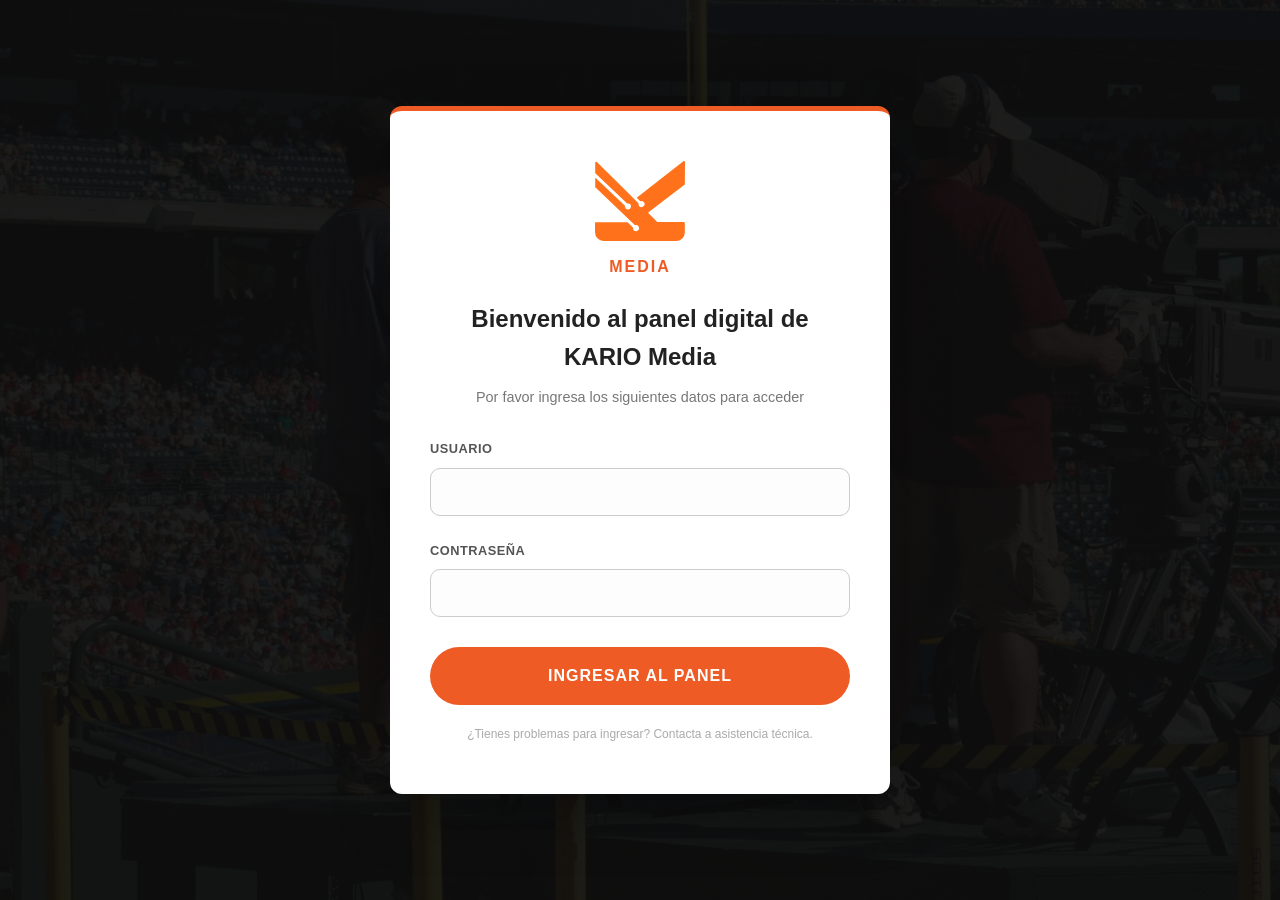
<file: index.html>
<!DOCTYPE html>
<html lang="es">
<head>
    <meta charset="UTF-8">
    <meta name="viewport" content="width=device-width, initial-scale=1.0">
    <title>Login Kario Media</title>
    <link rel="stylesheet" href="css/styles.css">
</head>
<body class="login-body">

  <div class="splash-screen">
    <img src="media/kario sin kairo.svg" alt="Logo Intro" class="splash-logo">
  </div>

  <div class="overlay"></div>

  <div class="relative-z">
    <div class="card fade-in-content">
      <div style="margin-bottom: 20px;">
        <img src="media/kario sin kairo.svg" alt="Logo" width="90">
        <p style="color:#EF5B25; font-weight:bold; letter-spacing:2px; margin-top:5px;">MEDIA</p>
      </div>
      
      <h2 style="margin-bottom:10px;">Bienvenido al panel digital de<br>KARIO Media</h2>
      <p style="color:#777; font-size:0.9rem; margin-bottom:30px;">Por favor ingresa los siguientes datos para acceder</p>
      
      <form>
        <div class="input-group">
          <label>Usuario</label>
          <input type="text" class="input-round">
        </div>
        <div class="input-group">
          <label>Contraseña</label>
          <input type="password" class="input-round">
        </div>
          <a href="welcome.html" class="btn-orange">Ingresar al panel</a>
      </form>
      
      <p style="font-size:0.75rem; color:#aaa; margin-top:20px;">¿Tienes problemas para ingresar? Contacta a asistencia técnica.</p>
    </div>
  </div>
</body>
</html>
</file>
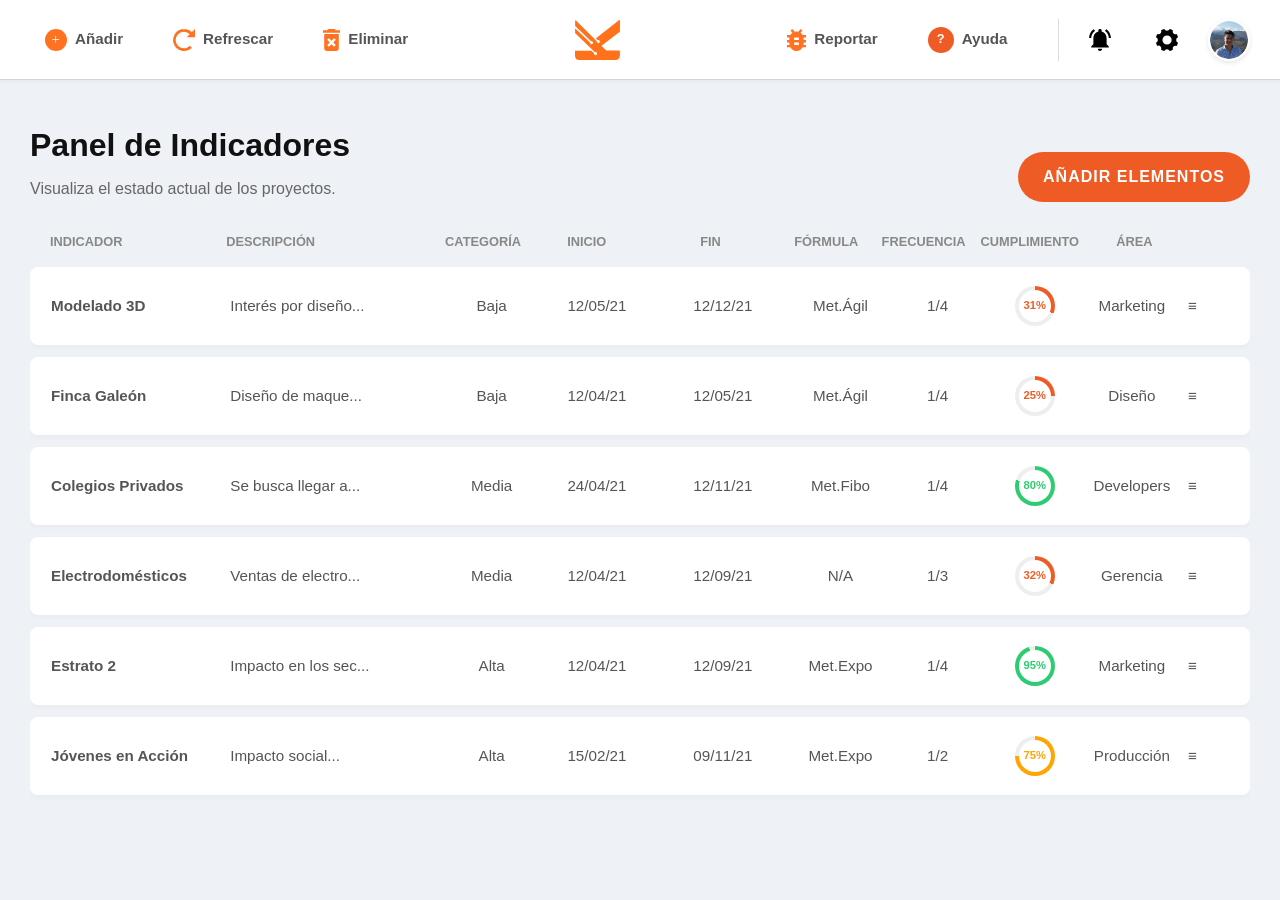
<file: dashboard.html>
<!DOCTYPE html>
<html lang="es">
<head>
  <meta charset="UTF-8">
  <meta name="viewport" content="width=device-width, initial-scale=1">
  <title>Panel de Indicadores - Kario Media</title>
  <link rel="stylesheet" href="css/styles.css">
</head>

<body class="dashboard-body">
  <header>
    <nav class="top-nav" aria-label="Navegación principal">
      
      <div class="nav-group">
        <a href="#anadir" class="nav-item">
          <img src="media/Group 3.svg" class="nav-icon" alt="">
          <span>Añadir</span>
        </a>
        <a href="#refrescar" class="nav-item">
          <img src="media/Icon open-reload.svg" class="nav-icon" alt="">
          <span>Refrescar</span>
        </a>
        <a href="#eliminar" class="nav-item">
          <img src="media/Icon material-delete-forever.svg" class="nav-icon" alt="">
          <span>Eliminar</span>
        </a>
      </div>

      <div class="logo-center">
        <a href="#" class="nav-item" style="gap:0;">
          <img src="media/kario sin kairo.svg" alt="Kario" height="40">
        </a>
      </div>

      <div class="nav-group">
        <a href="#reportar" class="nav-item">
          <img src="media/Icon material-bug-report.svg" class="nav-icon" alt="">
          <span>Reportar</span>
        </a>
        <a href="#ayuda" class="nav-item">
          <span class="nav-help-badge">?</span>
          <span>Ayuda</span>
        </a>

        <div class="nav-right">
          <a class="nav-item" href="#notificaciones">
            <img src="media/Icon material-notifications-active.svg" class="nav-icon" alt="">
          </a>
          <a href="#configuracion" class="nav-item">
            <img src="media/Icon ionic-ios-settings.svg" class="nav-icon" alt="">
          </a>
          <img src="media/pp.png" class="avatar-small" alt="Perfil">
        </div>
      </div>
    </nav>
  </header>

  <main id="contenido" class="main-container app-shell" tabindex="-1">
    
    <section id="anadir" class="page">
      <div class="page-head">
        <div><h1 class="page-title">Añadir Nuevo</h1><p class="subtitle">Ingresa un nuevo indicador al sistema.</p></div>
        <div class="page-actions"><a class="btn-gray-small" href="#">Volver al Panel</a></div>
      </div>
      <div class="card-grid">
        <section class="card-panel">
          <h2 class="card-title">Datos del Indicador</h2>
          <div class="form-mock">
             <div class="input-group"><label>Nombre del Indicador</label><input type="text" class="input-round" placeholder="Ej: Ventas Q3"></div>
             <div class="input-group"><label>Descripción</label><textarea class="input-round" style="min-height:100px;"></textarea></div>
          </div>
          <a class="btn-orange btn-inline" href="#">Guardar Indicador</a>
        </section>
      </div>
    </section>

    <section id="refrescar" class="page">
      <div class="page-head">
        <div><h1 class="page-title">Sincronización</h1></div>
        <div class="page-actions"><a class="btn-gray-small" href="#">Volver</a></div>
      </div>
      <section class="card-panel">
        <h2 class="card-title">Estado del servidor</h2>
        <div class="status-row" style="padding:20px; background:#e8f5e9; color:#2e7d32; border-radius:10px; display:flex; gap:10px; align-items:center;">
            <div style="width:12px; height:12px; background:#00c853; border-radius:50%;"></div>
            <span>Conectado y estable</span>
        </div>
        <a class="btn-orange btn-inline" href="#" style="margin-top:20px;">Forzar actualización</a>
      </section>
    </section>

    <section id="eliminar" class="page">
      <div class="page-head">
        <div><h1 class="page-title">Eliminar Registros</h1></div>
        <div class="page-actions"><a class="btn-gray-small" href="#">Volver</a></div>
      </div>
      <section class="card-panel">
         <div class="list-item">
            <strong>Modelado 3D</strong> <span class="tag tag-danger">Eliminar</span>
         </div>
         <div class="list-item">
            <strong>Electrodomésticos</strong> <span class="tag tag-danger">Eliminar</span>
         </div>
         <a class="btn-orange btn-inline" href="#" style="background:#d32f2f; border-radius:50px; margin-top:20px;">Confirmar Eliminación</a>
      </section>
    </section>

    <section id="reportar" class="page">
       <div class="page-head">
          <div><h1 class="page-title">Reportes</h1></div>
          <div class="page-actions"><a class="btn-gray-small" href="#">Volver</a></div>
       </div>
       <div class="card-panel">
          <h2 class="card-title">Selecciona formato</h2>
          <div class="tiles">
             <a href="#" class="tile"><span style="font-size:2rem; display:block;">📄</span><span class="tile-title">PDF</span></a>
             <a href="#" class="tile"><span style="font-size:2rem; display:block;">📊</span><span class="tile-title">Excel</span></a>
             <a href="#" class="tile"><span style="font-size:2rem; display:block;">💾</span><span class="tile-title">CSV</span></a>
          </div>
       </div>
    </section>

    <section id="ayuda" class="page">
       <div class="page-head">
          <div><h1 class="page-title">Centro de Ayuda</h1></div>
          <div class="page-actions"><a class="btn-gray-small" href="#">Volver</a></div>
       </div>
       <section class="card-panel">
          <h2 class="card-title">Preguntas Frecuentes</h2>
          <div class="list-item"><strong>¿Cómo contacto a soporte?</strong> <span>soporte@kario.media</span></div>
          <div class="list-item"><strong>¿Horario de atención?</strong> <span>Lunes a Viernes 8am - 6pm</span></div>
       </section>
    </section>

    <section id="notificaciones" class="page">
        <div class="page-head">
            <div><h1 class="page-title">Notificaciones</h1><p class="subtitle">Tus alertas recientes.</p></div>
            <div class="page-actions"><a class="btn-gray-small" href="#">Volver</a></div>
        </div>
        <section class="card-panel">
            <div class="list-item">
                <div><strong>Bienvenido Pedro</strong><div style="color:#888; font-size:0.8rem;">Hace 5 minutos · Sistema</div></div>
                <span class="tag" style="background:#e3f2fd; color:#1565c0;">Nueva</span>
            </div>
            <div class="list-item">
                <div><strong>Actualización completada</strong><div style="color:#888; font-size:0.8rem;">Ayer · Sistema</div></div>
            </div>
        </section>
    </section>

    <section id="configuracion" class="page">
       <div class="page-head">
          <div><h1 class="page-title">Configuración</h1><p class="subtitle">Gestiona tu cuenta.</p></div>
          <div class="page-actions"><a class="btn-gray-small" href="#">Volver</a></div>
       </div>
       <div class="card-grid">
         <section class="card-panel">
            <h2 class="card-title">Perfil de Usuario</h2>
            <div style="text-align:center; margin-bottom:20px;">
                <img src="media/pp.png" style="width:100px; height:100px; border-radius:50%; object-fit:cover;">
                <h3>Pedro Felipe Gómez</h3>
                <p style="color:#777;">Administrador</p>
            </div>
            <a class="btn-orange btn-inline" href="index.html">Cerrar Sesión</a>
         </section>
         <section class="card-panel">
            <h2 class="card-title">Preferencias</h2>
            <div class="list-item"><span>Notificaciones por correo</span> <input type="checkbox" checked></div>
            <div class="list-item"><span>Tema Oscuro</span> <input type="checkbox"></div>
         </section>
       </div>
    </section>

    <section id="inicio" class="page-dashboard">
      <div class="page-head">
        <div>
          <h1 class="page-title">Panel de Indicadores</h1>
          <p class="subtitle">Visualiza el estado actual de los proyectos.</p>
        </div>
        <div class="page-actions">
          <a class="btn-orange btn-inline" href="#anadir">Añadir Elementos</a>
        </div>
      </div>

      <div class="grid-wrap">
         <div class="grid-header" role="row">
            <span role="columnheader">Indicador</span>
            <span role="columnheader">Descripción</span>
            <span role="columnheader" class="col-center">Categoría</span>
            <span role="columnheader" class="col-center">Inicio</span>
            <span role="columnheader" class="col-center">Fin</span>
            <span role="columnheader" class="col-center">Fórmula</span>
            <span role="columnheader" class="col-center">Frecuencia</span>
            <span role="columnheader" class="col-center">Cumplimiento</span>
            <span role="columnheader" class="col-center">Área</span>
            <span role="columnheader"></span>
         </div>

         <div class="grid-row" role="row">
            <strong role="cell">Modelado 3D</strong>
            <span role="cell">Interés por diseño...</span>
            <span role="cell" class="col-center">Baja</span>
            <span role="cell" class="col-center">12/05/21</span>
            <span role="cell" class="col-center">12/12/21</span>
            <span role="cell" class="col-center">Met.Ágil</span>
            <span role="cell" class="col-center">1/4</span>
            <div role="cell" class="col-center"><div class="progress-ring red" style="--p:31%"><span class="ring-text">31%</span></div></div>
            <span role="cell" class="col-center">Marketing</span>
            <span role="cell" class="row-menu">≡</span>
         </div>

         <div class="grid-row" role="row">
            <strong role="cell">Finca Galeón</strong>
            <span role="cell">Diseño de maque...</span>
            <span role="cell" class="col-center">Baja</span>
            <span role="cell" class="col-center">12/04/21</span>
            <span role="cell" class="col-center">12/05/21</span>
            <span role="cell" class="col-center">Met.Ágil</span>
            <span role="cell" class="col-center">1/4</span>
            <div role="cell" class="col-center"><div class="progress-ring red" style="--p:25%"><span class="ring-text">25%</span></div></div>
            <span role="cell" class="col-center">Diseño</span>
            <span role="cell" class="row-menu">≡</span>
         </div>

         <div class="grid-row" role="row">
            <strong role="cell">Colegios Privados</strong>
            <span role="cell">Se busca llegar a...</span>
            <span role="cell" class="col-center">Media</span>
            <span role="cell" class="col-center">24/04/21</span>
            <span role="cell" class="col-center">12/11/21</span>
            <span role="cell" class="col-center">Met.Fibo</span>
            <span role="cell" class="col-center">1/4</span>
            <div role="cell" class="col-center"><div class="progress-ring green" style="--p:80%"><span class="ring-text">80%</span></div></div>
            <span role="cell" class="col-center">Developers</span>
            <span role="cell" class="row-menu">≡</span>
         </div>

         <div class="grid-row" role="row">
            <strong role="cell">Electrodomésticos</strong>
            <span role="cell">Ventas de electro...</span>
            <span role="cell" class="col-center">Media</span>
            <span role="cell" class="col-center">12/04/21</span>
            <span role="cell" class="col-center">12/09/21</span>
            <span role="cell" class="col-center">N/A</span>
            <span role="cell" class="col-center">1/3</span>
            <div role="cell" class="col-center"><div class="progress-ring red" style="--p:32%"><span class="ring-text">32%</span></div></div>
            <span role="cell" class="col-center">Gerencia</span>
            <span role="cell" class="row-menu">≡</span>
         </div>

         <div class="grid-row" role="row">
            <strong role="cell">Estrato 2</strong>
            <span role="cell">Impacto en los sec...</span>
            <span role="cell" class="col-center">Alta</span>
            <span role="cell" class="col-center">12/04/21</span>
            <span role="cell" class="col-center">12/09/21</span>
            <span role="cell" class="col-center">Met.Expo</span>
            <span role="cell" class="col-center">1/4</span>
            <div role="cell" class="col-center"><div class="progress-ring green" style="--p:95%"><span class="ring-text">95%</span></div></div>
            <span role="cell" class="col-center">Marketing</span>
            <span role="cell" class="row-menu">≡</span>
         </div>

         <div class="grid-row" role="row">
            <strong role="cell">Jóvenes en Acción</strong>
            <span role="cell">Impacto social...</span>
            <span role="cell" class="col-center">Alta</span>
            <span role="cell" class="col-center">15/02/21</span>
            <span role="cell" class="col-center">09/11/21</span>
            <span role="cell" class="col-center">Met.Expo</span>
            <span role="cell" class="col-center">1/2</span>
            <div role="cell" class="col-center"><div class="progress-ring orange" style="--p:75%"><span class="ring-text">75%</span></div></div>
            <span role="cell" class="col-center">Producción</span>
            <span role="cell" class="row-menu">≡</span>
         </div>
      </div>
    </section>

  </main>

  <script>
    if (performance.getEntriesByType("navigation")[0].type === "reload") {
      window.location.href = "index.html";
    }
  </script>
</body>
</html>
</file>
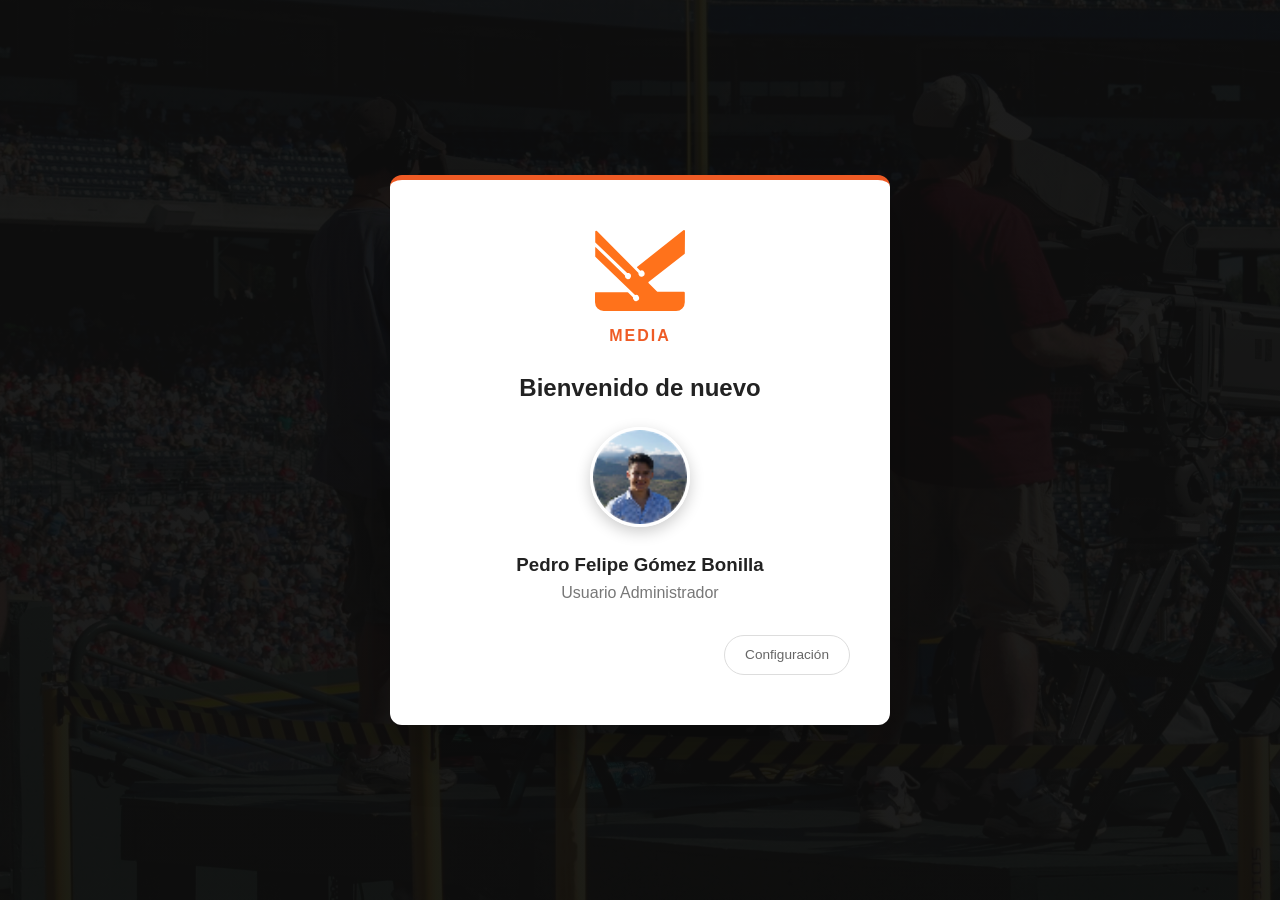
<file: welcome.html>
<!DOCTYPE html>
<html lang="es">
<head>
  <meta charset="UTF-8">
  <meta http-equiv="refresh" content="3;url=dashboard.html">
  <title>Bienvenido</title>
  <link rel="stylesheet" href="css/styles.css">
</head>
<body class="login-body">
  
  <div class="overlay"></div>

  <div class="relative-z">
    <div class="card card-entrance">
      <div style="margin-bottom: 10px;">
        <img src="media/kario sin kairo.svg" alt="Logo" width="90">
        <p style="color:#EF5B25; font-weight:bold; letter-spacing:2px; margin-top:5px;">MEDIA</p>
      </div>
      
      <h2 style="margin: 20px 0;">Bienvenido de nuevo</h2>
      
      <img src="media/pp.png" 
           alt="Pedro" 
           onclick="abrirZoom()"
           title="Clic para ampliar"
           style="width:100px; height:100px; border-radius:50%; object-fit:cover; margin-bottom:15px; cursor: pointer; border: 3px solid #fff; box-shadow: 0 5px 15px rgba(0,0,0,0.2);">
      
      <h3>Pedro Felipe Gómez Bonilla</h3>
      <p style="color:#777;">Usuario Administrador</p>
      
      <div style="text-align: right; margin-top: 30px;">
        <a href="dashboard.html#configuracion" class="btn-gray-small" style="text-decoration:none; display:inline-block;">Configuración</a>
      </div>
    </div>
  </div>

  <div id="modal-visor" class="modal-overlay" onclick="cerrarZoom()" style="display: none;">
    <span class="modal-close">&times;</span>
    <img class="modal-content" id="img-grande" src="media/pp.png">
  </div>

  <script>
    function abrirZoom() {
      document.getElementById('modal-visor').style.display = 'flex';
      // Intenta cargar la versión HD si existe, si no usa la normal
      // document.getElementById('img-grande').src = "media/pp@2x.png"; 
    }

    function cerrarZoom() {
      document.getElementById('modal-visor').style.display = 'none';
    }
  </script>

</body>
</html>
</file>
<file: css/styles.css>
/* ============================================================
   1. VARIABLES Y CONFIGURACIÓN GLOBAL
   ============================================================ */
:root {
  /* COLORES DE MARCA */
  --primary: #EF5B25;
  --primary-dark: #d64d1e;
  --text-main: #222222;
  --text-muted: #666666;
  
  /* FONDOS */
  --bg-dashboard: #eef1f5; /* Gris azulado profesional para el panel */
  --bg-white: #ffffff;

  /* DISEÑO HÍBRIDO (El equilibrio que pediste) */
  --radius-card: 12px;   /* Tarjetas con bordes suaves pero serios */
  --radius-btn: 50px;    /* Botones redondos ergonómicos */
  --radius-input: 10px;  /* Campos de texto modernos */
  --radius-row: 8px;     /* Filas de tablas estructurales */

  --border-color: #e0e0e0;
  
  /* SOMBRAS (Profundidad) */
  --shadow-sm: 0 2px 5px rgba(0,0,0,0.04);
  --shadow-card: 0 10px 30px rgba(0,0,0,0.08);
}

/* RESET BÁSICO */
* { box-sizing: border-box; margin: 0; padding: 0; }

body {
  font-family: 'Segoe UI', Roboto, Helvetica, Arial, sans-serif;
  color: var(--text-main);
  background-color: var(--bg-dashboard);
  line-height: 1.6;
}

/* ============================================================
   2. PANTALLAS DE FONDO (Login, Carga, Bienvenida)
   ============================================================ */
.splash-screen, .login-body {
  position: fixed; 
  inset: 0;
  /* CORRECCIÓN DE FONDO:
     Aquí está el 50% exacto (0.5) de oscuridad. 
     Se verá la imagen de fondo, pero el texto blanco resaltará.
  */
  background: linear-gradient(rgba(0,0,0,0.5), rgba(0,0,0,0.5)), 
              url('../media/pexels-pixabay-159400.png') no-repeat center/cover;
  
  /* Color de respaldo por si la imagen falla al cargar */
  background-color: #222; 
  
  display: flex; align-items: center; justify-content: center;
}

/* Pantalla de Carga (Splash) */
.splash-screen { 
  z-index: 9999; 
  animation: fadeOutSplash 1s ease-in-out 2.5s forwards; 
  pointer-events: none; 
}
.splash-logo { width: 120px; animation: pulseLogo 2s infinite; }

/* Cuerpo del Login */
.login-body { height: 100vh; position: relative; overflow: hidden; }

/* Capa extra de seguridad visual */
.overlay { position: absolute; inset: 0; background: rgba(0,0,0,0.1); z-index: 1; }
.relative-z { position: relative; z-index: 2; width: 100%; display: flex; justify-content: center; padding: 20px; }

/* ============================================================
   3. TARJETAS (LOGIN Y BIENVENIDA)
   ============================================================ */
.card {
  background: var(--bg-white);
  padding: 50px 40px;
  border-radius: var(--radius-card);
  box-shadow: 0 20px 60px rgba(0,0,0,0.25);
  text-align: center; width: 100%; max-width: 500px;
  /* Detalle de marca superior */
  border-top: 5px solid var(--primary);
}

/* Animaciones de entrada */
.fade-in-content { opacity: 0; animation: fadeInCard 1s ease-out 2.8s forwards; }
.card-entrance { opacity: 0; animation: slideUpEnter 0.8s ease-out 0.2s forwards; }

/* ============================================================
   4. FORMULARIOS, INPUTS Y BOTONES
   ============================================================ */
.input-group { margin-bottom: 25px; text-align: left; }
.input-group label { 
  display: block; font-weight: 700; margin-bottom: 8px; 
  color: #555; text-transform: uppercase; font-size: 0.8rem; letter-spacing: 0.5px;
}

.input-round {
  width: 100%; padding: 14px 18px;
  border: 1px solid #ccc;
  border-radius: var(--radius-input);
  font-size: 1rem; background: #fdfdfd; transition: 0.3s;
}
.input-round:focus { 
  border-color: var(--primary); background: #fff; outline: none; 
  box-shadow: 0 0 0 3px rgba(239, 91, 37, 0.1);
}

.btn-orange {
  display: block; width: 100%; margin-top: 30px;
  background: var(--primary); color: #fff; padding: 16px;
  border-radius: var(--radius-btn);
  text-decoration: none; font-weight: 700; text-transform: uppercase; letter-spacing: 1px;
  border: none; cursor: pointer; transition: 0.3s;
}
.btn-orange:hover { background: var(--primary-dark); transform: translateY(-2px); box-shadow: 0 5px 15px rgba(239, 91, 37, 0.3); }

.btn-gray-small {
  background: transparent; color: var(--text-muted); padding: 8px 20px;
  border: 1px solid #ddd; border-radius: 20px; font-size: 0.85rem; cursor: pointer; transition: 0.2s;
}
.btn-gray-small:hover { border-color: #333; color: #333; background: rgba(0,0,0,0.05); }

/* ============================================================
   5. DASHBOARD: BARRA DE NAVEGACIÓN
   ============================================================ */
.dashboard-body { background-color: var(--bg-dashboard); }

.top-nav {
  background: var(--bg-white); height: 80px; padding: 0 30px;
  display: flex; align-items: center; justify-content: space-between;
  border-bottom: 1px solid #d0d4d8; box-shadow: var(--shadow-sm);
  position: sticky; top: 0; z-index: 100;
}

.nav-group { display: flex; align-items: center; gap: 20px; }

.nav-item {
  text-decoration: none; color: #555; font-weight: 600; font-size: 0.95rem;
  display: flex; align-items: center; gap: 8px; padding: 10px 15px;
  border-radius: var(--radius-btn);
  transition: 0.2s;
}
.nav-item:hover { background: #fff0eb; color: var(--primary); }
.nav-icon { height: 22px; width: auto; }

.nav-right { 
  display:flex; align-items:center; gap:15px; margin-left:15px; 
  padding-left:15px; border-left:1px solid #ddd; 
}

.avatar-small { 
  width: 42px; height: 42px; border-radius: 50%; object-fit: cover; 
  border: 2px solid #fff; box-shadow: 0 2px 5px rgba(0,0,0,0.1);
}

.nav-help-badge { 
  width: 26px; height: 26px; background: var(--primary); color: #fff; 
  border-radius: 50%; display: flex; align-items: center; 
  justify-content: center; font-weight: 800; font-size: 0.8rem;
}

/* ============================================================
   6. ESTRUCTURA DE PÁGINAS (SPA)
   ============================================================ */
.main-container { max-width: 1400px; margin: 40px auto; padding: 0 30px; }

.page-head { display: flex; align-items: flex-end; justify-content: space-between; margin-bottom: 30px; }
.page-title { margin: 0; font-size: 2rem; font-weight: 800; color: #111; }
.subtitle { margin-top: 5px; color: #666; font-size: 1rem; }

/* Lógica de cambio de página */
.page { display: none; animation: fadeInPage 0.3s ease-out; }
.page:target { display: block; }
#inicio { display: block; }
.page:target ~ #inicio { display: none; }

/* ============================================================
   7. TABLAS DE INDICADORES
   ============================================================ */
.grid-wrap { overflow-x: auto; padding-bottom: 10px; }

.grid-header, .grid-row {
  display: grid; 
  grid-template-columns: 2fr 2.5fr 1fr 1.2fr 1.5fr 1fr 1fr 1fr 1fr 0.5fr;
  gap: 15px; padding: 0 20px; align-items: center;
}

.grid-header { 
  margin-bottom: 15px; font-weight: 700; font-size: 0.8rem; 
  color: #888; text-transform: uppercase; 
}

.grid-row {
  background: var(--bg-white);
  border-radius: var(--radius-row); /* Borde semi-cuadrado estructural */
  padding: 18px 20px; margin-bottom: 12px;
  box-shadow: 0 2px 5px rgba(0,0,0,0.03);
  font-size: 0.95rem; color: #555;
  transition: 0.2s; border: 1px solid transparent;
}
.grid-row:hover { 
  transform: translateY(-2px); 
  box-shadow: 0 8px 20px rgba(0,0,0,0.08); 
  border-color: #ddd;
}
.col-center { text-align: center; }

/* Elementos de la tabla */
.progress-ring { 
  width: 40px; height: 40px; border-radius: 50%; 
  display: flex; align-items: center; justify-content: center; 
  position: relative; margin: 0 auto; font-weight: 700; font-size: 0.7rem; 
}
.progress-ring::after { content:''; position: absolute; width: 32px; height: 32px; background: var(--bg-white); border-radius: 50%; }
.ring-text { position: relative; z-index: 2; }

.red { background: conic-gradient(var(--primary) var(--p), #eee 0); color: var(--primary); }
.green { background: conic-gradient(#2ecc71 var(--p), #eee 0); color: #2ecc71; }
.orange { background: conic-gradient(#FFA500 var(--p), #eee 0); color: #FFA500; }

.tag { padding: 5px 10px; border-radius: 6px; font-size: 0.75rem; font-weight: 800; text-transform: uppercase; background: #eee; color: #555; border: 1px solid #ddd; }
.tag-danger { background: #fff5f5; color: #d32f2f; border-color: #ffcdd2; }

/* ============================================================
   8. COMPONENTES INTERNOS (Paneles y Botones)
   ============================================================ */
.card-panel { 
  background: var(--bg-white); border-radius: var(--radius-card); 
  padding: 35px; box-shadow: var(--shadow-sm); 
}
.card-grid { display: grid; grid-template-columns: 1.4fr 0.9fr; gap: 25px; }
.list-item { 
  display: flex; align-items: center; justify-content: space-between; 
  padding: 15px; border-bottom: 1px solid #eee; 
}

.tiles { display: grid; grid-template-columns: repeat(3, 1fr); gap: 15px; }
.tile { 
  display: block; text-decoration: none; background: #fff; padding: 25px; 
  border-radius: var(--radius-card); border: 2px solid #f0f0f0; 
  text-align: center; color: #333; transition: 0.2s; 
}
.tile:hover { border-color: var(--primary); box-shadow: 0 5px 15px rgba(239, 91, 37, 0.1); }

.btn-inline { width: auto !important; margin: 0; padding: 12px 25px; border-radius: 50px; }

/* ============================================================
   9. VISOR DE ZOOM (MODAL) Y ANIMACIONES
   ============================================================ */
.modal-overlay {
  position: fixed; z-index: 10000; left: 0; top: 0; width: 100%; height: 100%;
  /* Fondo oscuro transparente para el visor */
  background-color: rgba(0,0,0,0.85); 
  backdrop-filter: blur(5px);
  display: flex; align-items: center; justify-content: center; 
  animation: fadeInModal 0.3s;
}

.modal-content { 
  max-width: 90%; max-height: 90vh; border-radius: 10px; 
  box-shadow: 0 0 50px rgba(0,0,0,0.5); 
  animation: zoomInClick 0.3s cubic-bezier(0.175, 0.885, 0.32, 1.275); 
}

.modal-close { 
  position: absolute; top: 30px; right: 40px; 
  color: #fff; font-size: 50px; font-weight: bold; 
  cursor: pointer; line-height: 0.5; z-index: 10001; 
}
.modal-close:hover { color: var(--primary); }

/* KEYFRAMES */
@keyframes fadeOutSplash { 0%{opacity:1;visibility:visible} 100%{opacity:0;visibility:hidden} }
@keyframes pulseLogo { 0%,100%{transform:scale(1)} 50%{transform:scale(1.03)} }
@keyframes fadeInCard { from{opacity:0;transform:translateY(20px)} to{opacity:1;transform:translateY(0)} }
@keyframes slideUpEnter { from{opacity:0;transform:translateY(40px)} to{opacity:1;transform:translateY(0)} }
@keyframes fadeInPage { from{opacity:0;transform:translateY(15px)} to{opacity:1;transform:translateY(0)} }
@keyframes fadeInModal { from{opacity:0} to{opacity:1} }
@keyframes zoomInClick { from{transform:scale(0.9); opacity:0} to{transform:scale(1); opacity:1} }

/* MEDIA QUERIES */
@media (max-width: 1100px) {
  .card-grid, .tiles { grid-template-columns: 1fr; }
  .page-head { flex-direction: column; align-items: flex-start; gap: 15px; }
  .grid-header, .grid-row { min-width: 900px; }
}
</file>
